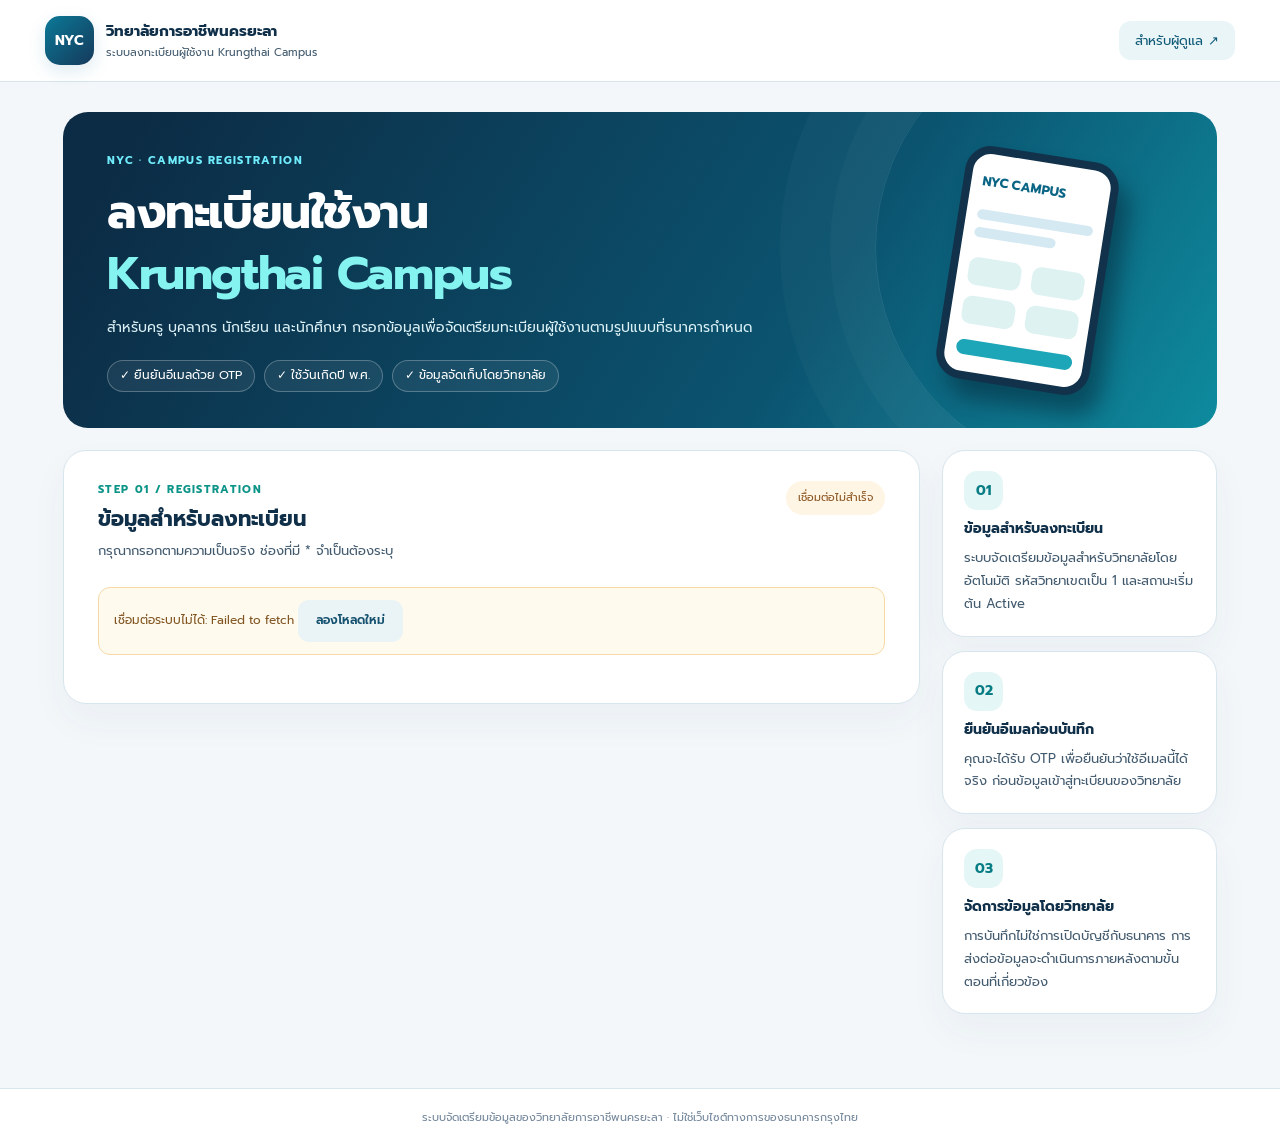
<file: docs/index.html>
<!doctype html><html lang="th"><head><meta charset="UTF-8"><meta name="viewport" content="width=device-width,initial-scale=1"><meta name="theme-color" content="#075985"><title>ลงทะเบียน Krungthai Campus · NYC</title><meta name="description" content="ระบบลงทะเบียนผู้ใช้งาน Krungthai Campus ของวิทยาลัยการอาชีพนครยะลา"><link rel="preconnect" href="https://fonts.googleapis.com"><link rel="preconnect" href="https://fonts.gstatic.com" crossorigin><link href="https://fonts.googleapis.com/css2?family=Prompt:wght@300;400;500;600;700&display=swap" rel="stylesheet"><link rel="stylesheet" href="style.css"><script defer src="config.js"></script><script defer src="app.js?v=4051"></script></head>
<body><header class="top"><a class="brand" href="index.html"><span class="mark">NYC</span><span><strong>วิทยาลัยการอาชีพนครยะลา</strong><small>ระบบลงทะเบียนผู้ใช้งาน Krungthai Campus</small></span></a><span id="environment-badge" class="environment-badge" role="status" hidden>STAGING</span><a href="admin.html" class="admin-link">สำหรับผู้ดูแล <span aria-hidden="true">↗</span></a></header>
<main class="container"><section class="hero"><div><span class="eyebrow">NYC · CAMPUS REGISTRATION</span><h1>ลงทะเบียนใช้งาน<br><em>Krungthai Campus</em></h1><p>สำหรับครู บุคลากร นักเรียน และนักศึกษา กรอกข้อมูลเพื่อจัดเตรียมทะเบียนผู้ใช้งานตามรูปแบบที่ธนาคารกำหนด</p><div class="features"><span>✓ ยืนยันอีเมลด้วย OTP</span><span>✓ ใช้วันเกิดปี พ.ศ.</span><span>✓ ข้อมูลจัดเก็บโดยวิทยาลัย</span></div></div><div class="hero-side" aria-hidden="true"><div class="phone"><div class="phone-head">NYC CAMPUS</div><div class="phone-row"></div><div class="phone-row short"></div><div class="phone-grid"><i></i><i></i><i></i><i></i></div><div class="phone-bar"></div></div></div></section>
<div class="body-grid"><section class="panel"><div class="panel-head"><div><p class="overline">STEP 01 / REGISTRATION</p><h2>ข้อมูลสำหรับลงทะเบียน</h2><p class="muted">กรุณากรอกตามความเป็นจริง ช่องที่มี * จำเป็นต้องระบุ</p></div><span id="open-state" class="pill">กำลังเชื่อมต่อระบบ</span></div>
<div id="closed" class="notice warn" hidden>ระบบยังไม่เปิดรับการลงทะเบียน กรุณาติดต่อผู้ดูแล</div>
<div id="success-panel" class="notice success-panel" role="status" aria-live="polite" tabindex="-1" hidden><h2>ลงทะเบียนสำเร็จ</h2><p>ข้อมูลของคุณได้รับการบันทึกแล้ว</p><p>รหัสอ้างอิง: <strong id="success-reference"></strong></p><p>โปรดเก็บรหัสนี้ไว้สำหรับติดต่อเจ้าหน้าที่</p></div>
<div id="form-loading" class="notice" role="status"><progress aria-label="กำลังโหลดตัวเลือก"></progress> กำลังโหลดตัวเลือกสำหรับลงทะเบียน… แบบฟอร์มจะแสดงเมื่อพร้อม</div><form id="form" hidden autocomplete="on" novalidate><fieldset id="identity-section"><legend>01 · ประเภทผู้ใช้และเอกสารประจำตัว</legend><div class="two identity-flow"><label>ประเภทผู้ใช้ *<select id="role" name="role" required aria-controls="nationality-label identity-label national-id-label education" aria-describedby="role-guidance"></select></label><label id="nationality-label" hidden>สัญชาติ *<select id="nationality" name="nationality" required disabled aria-controls="national-id-label" aria-describedby="nationality-help"></select></label><label id="national-id-label" hidden><span id="national-id-label-text">เลขบัตรประชาชน *</span><input id="nationalId" name="nationalId" maxlength="25" inputmode="numeric" placeholder="ตัวเลข 13 หลัก" aria-describedby="document-help" disabled/></label><label id="identity-label" hidden><span id="identity-label-text">รหัสนักเรียน / นักศึกษา *</span><input name="identity" id="identity" maxlength="25" inputmode="text" placeholder="กรอกรหัสนักเรียน / นักศึกษา" aria-describedby="identity-help" disabled/></label></div><p class="hint" id="role-guidance">กรุณาเลือกประเภทผู้ใช้ก่อน เพื่อแสดงช่องข้อมูลที่เกี่ยวข้อง</p><p class="hint" id="nationality-help" hidden>เลือกสัญชาติเพื่อระบุประเภทเอกสารประจำตัว</p><p class="hint" id="document-help" hidden></p><p class="hint" id="identity-help" hidden>ใช้รหัสนักเรียนหรือนักศึกษาตามทะเบียนวิทยาลัย</p></fieldset>
<fieldset><legend>02 · ข้อมูลส่วนบุคคล</legend><div class="two"><label>คำนำหน้าชื่อ *<select name="prefix" id="prefix" required></select></label><label>เพศ *<select name="gender" id="gender" required></select></label><label>ชื่อภาษาไทย *<input name="firstTh" maxlength="90" required autocomplete="given-name"/></label><label>นามสกุลภาษาไทย *<input name="lastTh" maxlength="90" required autocomplete="family-name"/></label><label>First name (English) *<input name="firstEn" maxlength="90" required placeholder="Somchai"/></label><label>Last name (English) *<input name="lastEn" maxlength="90" required placeholder="Jaidee"/></label></div><div class="sub-title">วันเดือนปีเกิด (พุทธศักราช) *</div><div class="three"><label>วัน<select id="day" required><option value="">วัน</option></select></label><label>เดือน<select id="month" required><option value="">เดือน</option></select></label><label>ปี พ.ศ.<select id="year" required><option value="">ปี พ.ศ.</option></select></label></div><div class="hint">แสดงปี พ.ศ. ตามรูปแบบประเทศไทย และระบบแปลงวันเกิดเป็นรูปแบบที่ธนาคารกำหนดให้โดยอัตโนมัติ</div></fieldset>
<fieldset id="education" hidden><legend>03 · ข้อมูลการศึกษา</legend><div class="education-group"><h3>วุฒิการศึกษาที่สำเร็จแล้ว</h3><label>วุฒิการศึกษาสูงสุดที่สำเร็จแล้ว *<select id="degree" name="degree" disabled aria-describedby="degree-help"></select></label><p class="hint" id="degree-help">เลือกวุฒิการศึกษาสูงสุดที่เรียนจบและได้รับแล้ว ไม่ใช่ระดับที่กำลังศึกษา</p></div><div id="student-education" class="education-group student-education" hidden><h3>ข้อมูลการศึกษาปัจจุบัน</h3><div class="two"><label>ระดับที่กำลังศึกษา *<select id="currentLevel" name="currentLevel" disabled aria-controls="studyYear major" aria-describedby="current-level-help"></select></label><label>ชั้นปีที่กำลังศึกษา *<select id="studyYear" name="studyYear" disabled></select></label><label>สาขาวิชา *<select id="major" name="major" disabled></select></label></div><p class="hint" id="current-level-help">เลือกระดับก่อน เพื่อแสดงชั้นปีและสาขาวิชาที่ผู้ดูแลกำหนดไว้</p></div></fieldset>
<fieldset><legend>04 · ยืนยันอีเมลและการใช้ข้อมูล</legend><div class="otp-instructions" id="otp-instructions"><strong>ยืนยันอีเมล 2 ขั้นตอน</strong><span><b>1</b> กรอกอีเมลแล้วกดส่งรหัส</span><span><b>2</b> กรอกรหัส 6 หลักที่ได้รับภายใน 10 นาที</span></div><label>อีเมลที่ใช้งานได้จริง *<input name="email" id="email" inputmode="email" type="email" maxlength="150" autocomplete="email" placeholder="name@example.com" required aria-describedby="otp-instructions otp-msg otp-timer"/></label><div class="otp-row"><button type="button" id="send-otp" disabled class="btn secondary" aria-controls="otp otp-msg otp-timer">ส่งรหัส OTP ทางอีเมล</button><label class="otp-label">รหัสยืนยัน 6 หลัก *<input id="otp" name="otp" autocomplete="one-time-code" inputmode="numeric" pattern="[0-9]{6}" maxlength="6" placeholder="000000" required aria-describedby="otp-msg otp-timer" disabled/></label></div><p id="otp-msg" class="hint" role="status" aria-live="polite">กรอกอีเมลและกด “ส่งรหัส OTP ทางอีเมล” เพื่อเริ่มยืนยัน</p><p id="otp-timer" class="hint" aria-live="polite"></p><div class="privacy"><strong>ประกาศการจัดเก็บข้อมูลส่วนบุคคล</strong><p id="privacy-notice">กำลังโหลดประกาศ...</p><small id="privacy-contact"></small></div><label class="check"><input type="checkbox" id="dataAck" name="dataAck" required/> <span>ข้าพเจ้าอ่านและรับทราบประกาศการเก็บรวบรวมและใช้ข้อมูลส่วนบุคคลเพื่อการลงทะเบียน *</span></label><label class="check"><input type="checkbox" name="bankPermission" id="bankPermission" required/> <span>ยินยอมให้วิทยาลัยจัดเตรียมข้อมูลตามข้อมูลที่จำเป็น เพื่อส่งต่อธนาคารกรุงไทยตามวัตถุประสงค์การให้บริการ *</span></label></fieldset>
<div class="actions"><button type="submit" class="btn primary" id="submit" disabled>ยืนยันและบันทึกข้อมูล <span>→</span></button><p id="message" class="form-message" role="alert" aria-live="assertive"></p></div></form></section>
<aside class="sidebar"><div class="side-card"><div class="number">01</div><h3>ข้อมูลสำหรับลงทะเบียน</h3><p>ระบบจัดเตรียมข้อมูลสำหรับวิทยาลัยโดยอัตโนมัติ รหัสวิทยาเขตเป็น 1 และสถานะเริ่มต้น Active</p></div><div class="side-card"><div class="number">02</div><h3>ยืนยันอีเมลก่อนบันทึก</h3><p>คุณจะได้รับ OTP เพื่อยืนยันว่าใช้อีเมลนี้ได้จริง ก่อนข้อมูลเข้าสู่ทะเบียนของวิทยาลัย</p></div><div class="side-card"><div class="number">03</div><h3>จัดการข้อมูลโดยวิทยาลัย</h3><p>การบันทึกไม่ใช่การเปิดบัญชีกับธนาคาร การส่งต่อข้อมูลจะดำเนินการภายหลังตามขั้นตอนที่เกี่ยวข้อง</p></div></aside></div></main><footer>ระบบจัดเตรียมข้อมูลของวิทยาลัยการอาชีพนครยะลา · ไม่ใช่เว็บไซต์ทางการของธนาคารกรุงไทย</footer></body></html>
</file>
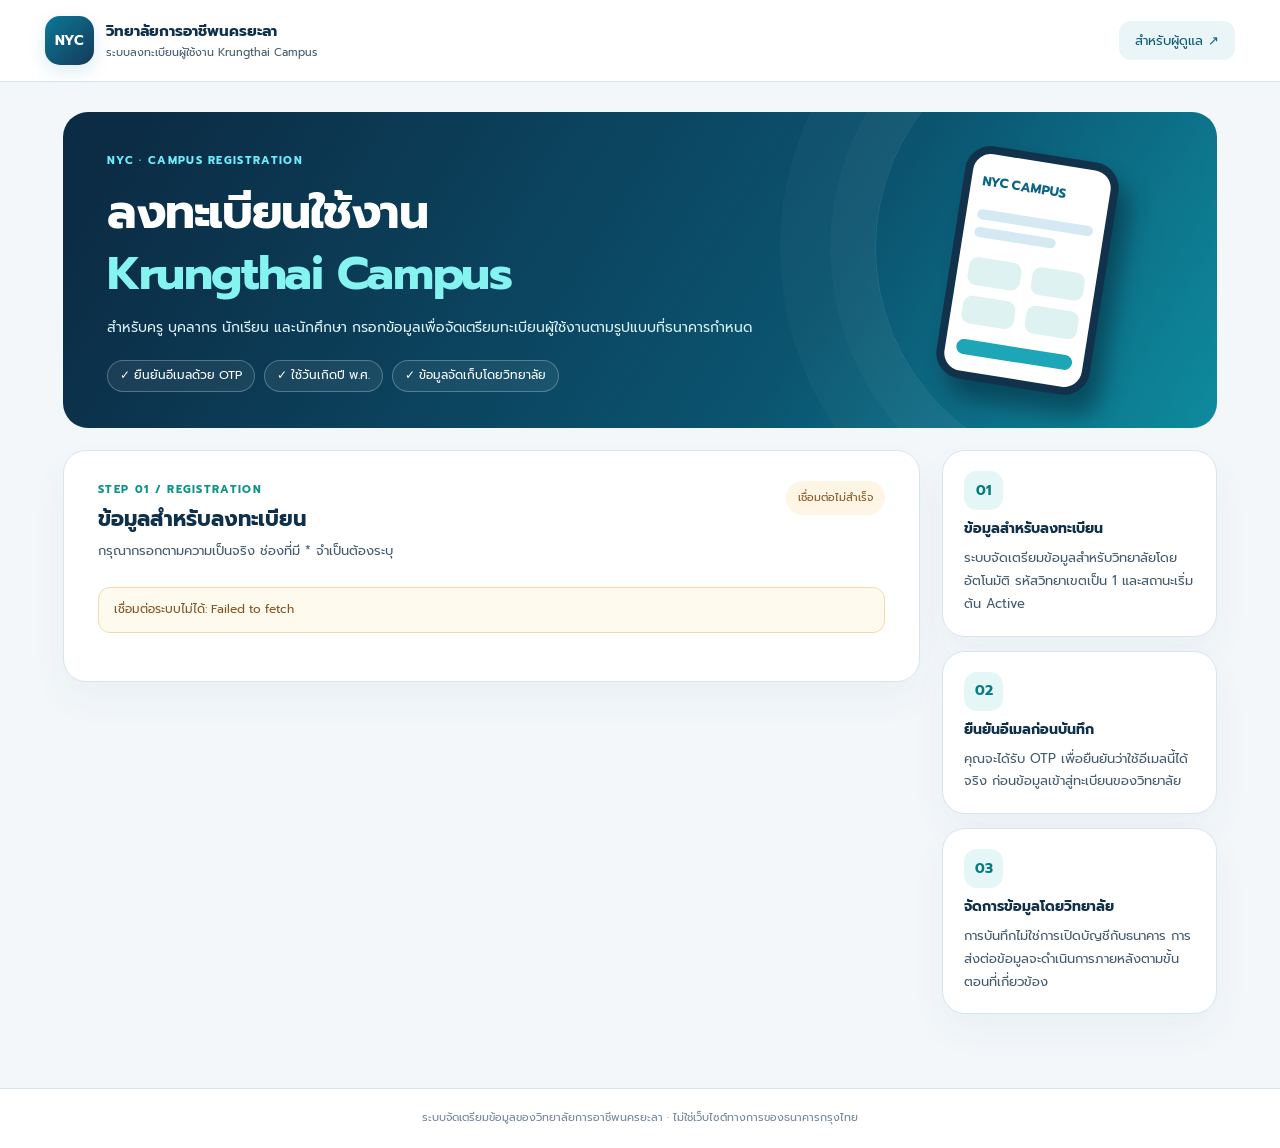
<file: site/index.html>
<!doctype html><html lang="th"><head><meta charset="UTF-8"><meta name="viewport" content="width=device-width,initial-scale=1"><meta name="theme-color" content="#075985"><title>ลงทะเบียน Krungthai Campus · NYC</title><meta name="description" content="ระบบลงทะเบียนผู้ใช้งาน Krungthai Campus ของวิทยาลัยการอาชีพนครยะลา"><link rel="preconnect" href="https://fonts.googleapis.com"><link rel="preconnect" href="https://fonts.gstatic.com" crossorigin><link href="https://fonts.googleapis.com/css2?family=Prompt:wght@300;400;500;600;700&display=swap" rel="stylesheet"><link rel="stylesheet" href="style.css"><script defer src="config.js"></script><script defer src="app.js"></script></head>
<body><header class="top"><a class="brand" href="index.html"><span class="mark">NYC</span><span><strong>วิทยาลัยการอาชีพนครยะลา</strong><small>ระบบลงทะเบียนผู้ใช้งาน Krungthai Campus</small></span></a><a href="admin.html" class="admin-link">สำหรับผู้ดูแล <span aria-hidden="true">↗</span></a></header>
<main class="container"><section class="hero"><div><span class="eyebrow">NYC · CAMPUS REGISTRATION</span><h1>ลงทะเบียนใช้งาน<br><em>Krungthai Campus</em></h1><p>สำหรับครู บุคลากร นักเรียน และนักศึกษา กรอกข้อมูลเพื่อจัดเตรียมทะเบียนผู้ใช้งานตามรูปแบบที่ธนาคารกำหนด</p><div class="features"><span>✓ ยืนยันอีเมลด้วย OTP</span><span>✓ ใช้วันเกิดปี พ.ศ.</span><span>✓ ข้อมูลจัดเก็บโดยวิทยาลัย</span></div></div><div class="hero-side" aria-hidden="true"><div class="phone"><div class="phone-head">NYC CAMPUS</div><div class="phone-row"></div><div class="phone-row short"></div><div class="phone-grid"><i></i><i></i><i></i><i></i></div><div class="phone-bar"></div></div></div></section>
<div class="body-grid"><section class="panel"><div class="panel-head"><div><p class="overline">STEP 01 / REGISTRATION</p><h2>ข้อมูลสำหรับลงทะเบียน</h2><p class="muted">กรุณากรอกตามความเป็นจริง ช่องที่มี * จำเป็นต้องระบุ</p></div><span id="open-state" class="pill">กำลังตรวจสอบ...</span></div>
<div id="closed" class="notice warn" hidden>ระบบยังไม่เปิดรับการลงทะเบียน กรุณาติดต่อผู้ดูแล</div>
<div id="success-panel" class="notice success-panel" role="status" aria-live="polite" tabindex="-1" hidden><h2>ลงทะเบียนสำเร็จ</h2><p>ข้อมูลของคุณได้รับการบันทึกแล้ว</p><p>รหัสอ้างอิง: <strong id="success-reference"></strong></p><p>โปรดเก็บรหัสนี้ไว้สำหรับติดต่อเจ้าหน้าที่</p></div>
<form id="form" hidden autocomplete="on" novalidate><fieldset><legend>01 · ประเภทผู้ใช้และเลขประจำตัว</legend><div class="two"><label>ประเภทผู้ใช้ *<select id="role" name="role" required></select></label><label id="identity-label">เลขนักเรียน/นักศึกษา *<input name="identity" id="identity" maxlength="25" required inputmode="text" placeholder="กรอกรหัสประจำตัว"/></label></div><p class="hint" id="role-guidance">กรุณาเลือกประเภทผู้ใช้ก่อน เพื่อแสดงช่องข้อมูลที่เกี่ยวข้อง</p><div class="hint" id="identity-help">ข้อมูลจะถูกใช้เป็นรหัสผู้ใช้ในแม่แบบธนาคาร</div></fieldset>
<fieldset><legend>02 · ข้อมูลส่วนบุคคล</legend><div class="two"><label>คำนำหน้าชื่อ *<select name="prefix" id="prefix" required></select></label><label>เพศ *<select name="gender" id="gender" required></select></label><label>ชื่อภาษาไทย *<input name="firstTh" maxlength="90" required autocomplete="given-name"/></label><label>นามสกุลภาษาไทย *<input name="lastTh" maxlength="90" required autocomplete="family-name"/></label><label>First name (English) *<input name="firstEn" maxlength="90" required placeholder="Somchai"/></label><label>Last name (English) *<input name="lastEn" maxlength="90" required placeholder="Jaidee"/></label></div><div class="sub-title">วันเดือนปีเกิด (พุทธศักราช) *</div><div class="three"><label>วัน<select id="day" required><option value="">วัน</option></select></label><label>เดือน<select id="month" required><option value="">เดือน</option></select></label><label>ปี พ.ศ.<select id="year" required><option value="">ปี พ.ศ.</option></select></label></div><div class="hint">แสดงปี พ.ศ. ตามรูปแบบประเทศไทย และระบบแปลงวันเกิดเป็นรูปแบบที่ธนาคารกำหนดให้โดยอัตโนมัติ</div></fieldset>
<fieldset id="education"><legend>03 · ข้อมูลการศึกษา (นักเรียน/นักศึกษา)</legend><div class="two"><label>ระดับการศึกษา *<select id="degree" name="degree"></select></label><label>ชั้นปีที่กำลังศึกษา *<select id="studyYear" name="studyYear"></select></label><label>ระดับการศึกษาปัจจุบัน *<select id="currentLevel" name="currentLevel"></select></label><label>สาขาวิชา *<select id="major" name="major"></select></label></div></fieldset>
<fieldset><legend>04 · สัญชาติและเอกสารประจำตัว</legend><div class="two"><label>สัญชาติ *<select id="nationality" name="nationality" required></select></label><label id="national-id-label">เลขบัตรประชาชน *<input id="nationalId" name="nationalId" maxlength="25" required inputmode="numeric" placeholder="13 หลัก"/></label></div><div class="hint">สำหรับผู้มีสัญชาติไทย ใช้เลขบัตรประชาชน 13 หลัก / ต่างชาติใช้เลขพาสปอร์ต</div></fieldset>
<fieldset><legend>05 · ยืนยันอีเมลและการใช้ข้อมูล</legend><label>อีเมลที่ใช้งานได้จริง *<input name="email" id="email" inputmode="email" type="email" maxlength="150" autocomplete="email" placeholder="name@example.com" required/></label><div class="otp-row"><button type="button" id="send-otp" class="btn secondary">ส่งรหัส OTP ทางอีเมล</button><label class="otp-label">รหัสยืนยัน 6 หลัก *<input id="otp" name="otp" autocomplete="one-time-code" inputmode="numeric" pattern="[0-9]{6}" maxlength="6" placeholder="000000" required/></label></div><p id="otp-msg" class="hint" role="status" aria-live="polite"></p><p id="otp-timer" class="hint" aria-live="polite"></p><div class="privacy"><strong>ประกาศการจัดเก็บข้อมูลส่วนบุคคล</strong><p id="privacy-notice">กำลังโหลดประกาศ...</p><small id="privacy-contact"></small></div><label class="check"><input type="checkbox" id="dataAck" name="dataAck" required/> <span>ข้าพเจ้าอ่านและรับทราบประกาศการเก็บรวบรวมและใช้ข้อมูลส่วนบุคคลเพื่อการลงทะเบียน *</span></label><label class="check"><input type="checkbox" name="bankPermission"/> <span>ยินยอมให้วิทยาลัยจัดเตรียมข้อมูลตามข้อมูลที่จำเป็น เพื่อส่งต่อธนาคารกรุงไทยตามวัตถุประสงค์การให้บริการ (ไม่บังคับ)</span></label></fieldset>
<div class="actions"><button type="submit" class="btn primary" id="submit">ยืนยันและบันทึกข้อมูล <span>→</span></button><p id="message" class="form-message" role="alert" aria-live="assertive"></p></div></form></section>
<aside class="sidebar"><div class="side-card"><div class="number">01</div><h3>ข้อมูลสำหรับลงทะเบียน</h3><p>ระบบจัดเตรียมข้อมูลสำหรับวิทยาลัยโดยอัตโนมัติ รหัสวิทยาเขตเป็น 1 และสถานะเริ่มต้น Active</p></div><div class="side-card"><div class="number">02</div><h3>ยืนยันอีเมลก่อนบันทึก</h3><p>คุณจะได้รับ OTP เพื่อยืนยันว่าใช้อีเมลนี้ได้จริง ก่อนข้อมูลเข้าสู่ทะเบียนของวิทยาลัย</p></div><div class="side-card"><div class="number">03</div><h3>จัดการข้อมูลโดยวิทยาลัย</h3><p>การบันทึกไม่ใช่การเปิดบัญชีกับธนาคาร การส่งต่อข้อมูลจะดำเนินการภายหลังตามขั้นตอนที่เกี่ยวข้อง</p></div></aside></div></main><footer>ระบบจัดเตรียมข้อมูลของวิทยาลัยการอาชีพนครยะลา · ไม่ใช่เว็บไซต์ทางการของธนาคารกรุงไทย</footer></body></html>
</file>
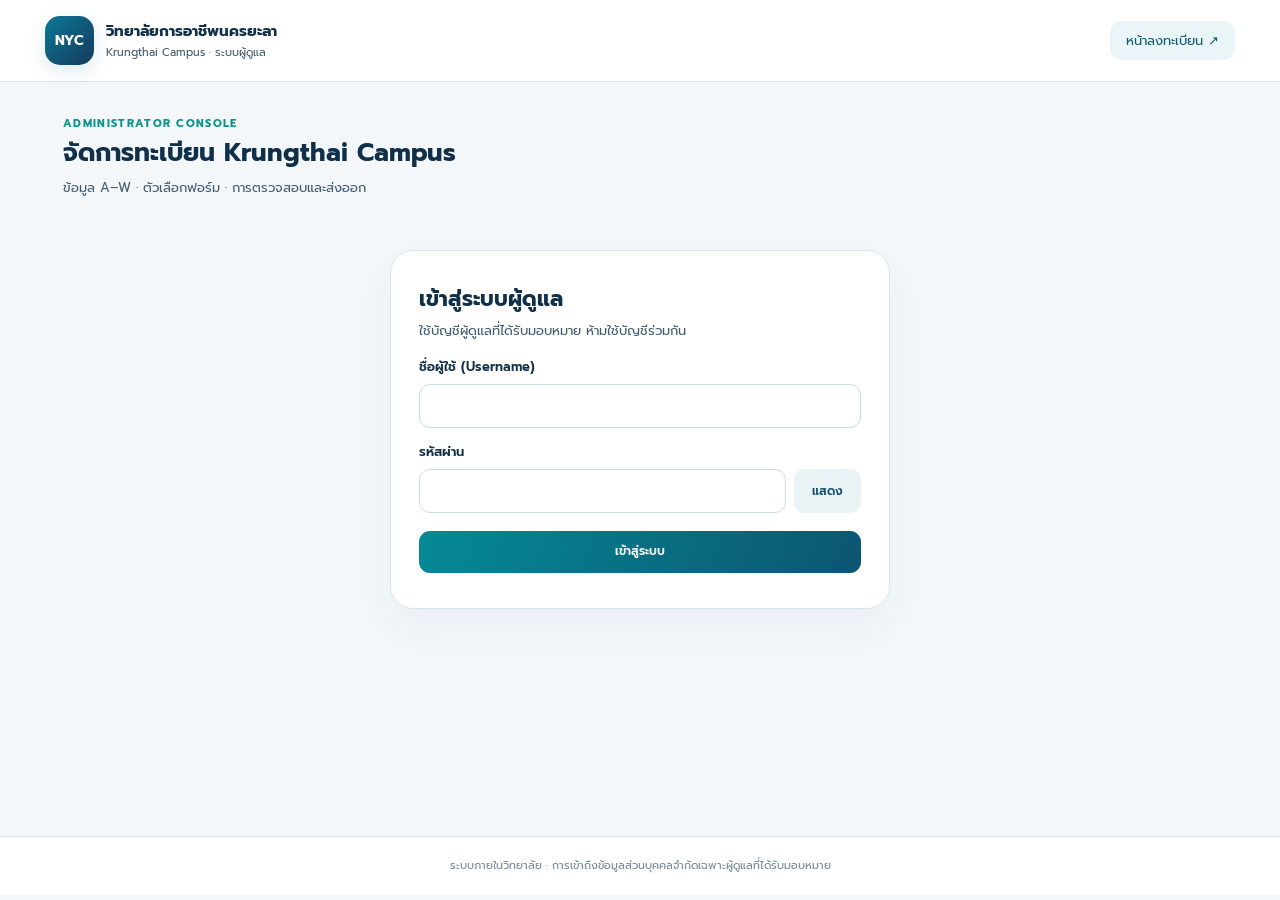
<file: docs/admin.html>
<!doctype html><html lang="th"><head><meta charset="UTF-8"><meta name="viewport" content="width=device-width,initial-scale=1"><meta name="theme-color" content="#075985"><title>ผู้ดูแล · NYC Krungthai Campus Registration</title><link rel="preconnect" href="https://fonts.googleapis.com"><link rel="preconnect" href="https://fonts.gstatic.com" crossorigin><link href="https://fonts.googleapis.com/css2?family=Prompt:wght@300;400;500;600;700&display=swap" rel="stylesheet"><link rel="stylesheet" href="style.css"><script defer src="config.js"></script><script defer src="xlsx-lite.js"></script><script defer src="admin.js?v=4051"></script></head><body><header class="top"><a class="brand" href="index.html"><span class="mark">NYC</span><span><strong>วิทยาลัยการอาชีพนครยะลา</strong><small>Krungthai Campus · ระบบผู้ดูแล</small></span></a><span id="environment-badge" class="environment-badge" role="status" hidden>STAGING</span><a href="index.html" class="admin-link">หน้าลงทะเบียน ↗</a></header><main class="container admin-main"><div class="admin-title"><div><p class="overline">ADMINISTRATOR CONSOLE</p><h1>จัดการทะเบียน Krungthai Campus</h1><p class="muted">ข้อมูล A–W · ตัวเลือกฟอร์ม · การตรวจสอบและส่งออก</p></div></div>
<section id="login" class="panel login-panel"><h2>เข้าสู่ระบบผู้ดูแล</h2><p class="muted">ใช้บัญชีผู้ดูแลที่ได้รับมอบหมาย ห้ามใช้บัญชีร่วมกัน</p><form id="login-form"><label>ชื่อผู้ใช้ (Username)<input name="username" autocomplete="username" required minlength="3" maxlength="64" autocapitalize="none"/></label><label>รหัสผ่าน<div class="password-field"><input id="login-password" type="password" name="password" autocomplete="current-password" required minlength="12" maxlength="256"/><button class="btn secondary password-toggle" type="button" data-password-target="login-password" aria-pressed="false">แสดง</button></div></label><button class="btn primary" type="submit">เข้าสู่ระบบ</button><p class="form-message" id="login-msg" role="alert" aria-live="assertive"></p></form></section>
<div id="app" hidden><div class="admin-session"><span>เข้าสู่ระบบโดย <strong id="session-username"></strong></span><span id="session-role" class="pill open"></span><button id="menu-toggle" class="btn secondary" type="button" aria-expanded="false" aria-controls="admin-menu">เมนู</button></div><div id="admin-menu" class="tabbar" role="tablist"><button class="tab active" data-tab="overview">ภาพรวม</button><button class="tab" data-tab="users">จัดการทะเบียน</button><button class="tab" data-tab="import">นำเข้า Excel</button><button class="tab" data-tab="options">จัดการตัวเลือก</button><button class="tab super-only" data-tab="accounts">บัญชีผู้ดูแล</button><button class="tab" data-tab="security">ความปลอดภัย / เปลี่ยนรหัสผ่าน</button><button class="tab super-only" data-tab="settings">ตั้งค่าระบบ</button><button class="tab" data-tab="export">ส่งออกธนาคาร</button><button id="logout" class="tab ghost">ออกจากระบบ</button></div>
<section class="panel pane active" id="pane-overview"><div class="heading-row"><div><h2>ภาพรวมทะเบียนผู้ใช้งาน</h2><p class="muted">สรุปผลจาก Google Sheets</p></div><button class="btn secondary" id="reload-stats">รีเฟรช</button></div><p id="stats-status" class="hint" role="status" aria-live="polite"></p><div id="stats" class="stats-grid"></div><div class="two"><div><h3>แยกตามประเภทผู้ใช้</h3><div id="types" class="stat-list"></div></div><div><h3>แยกตามระดับการศึกษา</h3><div id="degrees" class="stat-list"></div></div></div></section>
<section class="panel pane" id="pane-users"><div class="heading-row"><div><h2>จัดการทะเบียน A–W</h2><p class="muted">ค้นหา ดูรายละเอียด แก้ไข เพิ่มรายการโดยผู้ดูแล และปิดใช้งานแบบกู้คืนได้</p></div><div class="button-row"><button class="btn primary" id="open-create-user" type="button">เพิ่มผู้ลงทะเบียน</button><button class="btn secondary" id="refresh-users" type="button">โหลดรายชื่อ</button></div></div><div id="user-create" class="edit-box" hidden><h3>เพิ่มผู้ลงทะเบียนโดยผู้ดูแล</h3><div class="notice warn">ช่องทางนี้ข้าม OTP สำหรับผู้ดูแลที่เข้าสู่ระบบเท่านั้น ระบบจะบันทึกผู้ดำเนินการและแหล่งที่มา</div><div id="create-fields" class="edit-grid"></div><div class="two"><label>ระดับที่กำลังศึกษา (ถ้ามี)<input id="create-current-level" maxlength="80"/></label><label>รหัสสาขาในระบบ (ถ้ามี)<input id="create-major" maxlength="80"/></label></div><label class="check"><input id="create-data-ack" type="checkbox"/><span>ยืนยันว่าผู้ให้ข้อมูลรับทราบประกาศการใช้ข้อมูลแล้ว</span></label><label class="check"><input id="create-bank-permission" type="checkbox"/><span>มีความยินยอมให้จัดเตรียมข้อมูลสำหรับธนาคาร</span></label><label class="check"><input id="create-authority" type="checkbox"/><span>ยืนยันว่าข้าพเจ้ามีสิทธิ์เพิ่มรายการนี้โดยไม่ใช้ OTP</span></label><div class="button-row"><button id="create-user" class="btn primary" type="button">บันทึกรายการ</button><button id="cancel-create-user" class="btn secondary" type="button">ยกเลิก</button></div><p id="create-message" class="form-message"></p></div><div class="search-row"><label class="visually-hidden" for="query">ค้นหาทะเบียน</label><input id="query" placeholder="ค้นหาเลขประจำตัว ชื่อ หรืออีเมล"/><button class="btn secondary" id="search-users">ค้นหา</button></div><div id="users-result" class="table-scroll"></div><div class="paginate"><button class="btn secondary" id="prev-users">ก่อนหน้า</button><span id="user-page"></span><button class="btn secondary" id="next-users">ถัดไป</button></div><div class="edit-box" id="user-editor" hidden><h3>รายละเอียดทะเบียน — <span id="editing-id"></span></h3><div id="editor-fields" class="edit-grid"></div><div class="button-row"><button id="save-user" class="btn primary" type="button">บันทึกข้อมูล</button><button id="deactivate-user" class="btn danger" type="button">ปิดใช้งานรายการ</button><button id="load-user-history" class="btn secondary" type="button">ดูประวัติการแก้ไข</button></div><div id="user-history" class="history-list" aria-live="polite"></div><p class="form-message" id="edit-message"></p></div></section>
<section class="panel pane" id="pane-import"><h2>นำเข้าข้อมูลเดิมจาก Excel</h2><p class="muted">รองรับไฟล์ .xlsx หรือ .csv ตามแม่แบบธนาคาร 23 คอลัมน์ A–W</p><div class="notice warn">ควรทดลองด้วยข้อมูลสมมติก่อนนำเข้าจริง ตรวจสอบเลข 0 นำหน้า วันที่ และข้อมูลส่วนบุคคลอย่างระมัดระวัง ระบบไม่ส่งไฟล์ไป GitHub</div><label>เลือกไฟล์ Excel/CSV<input type="file" id="file" accept=".xlsx,.csv"/></label><div id="import-preview" class="preview-line">ยังไม่ได้เลือกไฟล์</div><button id="import-btn" class="btn primary" disabled>นำเข้าข้อมูลที่ตรวจสอบแล้ว</button><p id="import-msg" class="form-message" role="status" aria-live="polite"></p><button type="button" class="btn secondary" id="import-report" hidden>ดาวน์โหลดรายงานข้อผิดพลาด CSV</button></section>
<section class="panel pane" id="pane-options"><div class="heading-row"><div><h2>จัดการตัวเลือก</h2><p class="muted">กำหนดตัวเลือกและความสัมพันธ์ของระดับ ชั้นปี สาขา รวมถึงรหัส Q–S ที่ธนาคารยืนยัน</p></div><button class="btn secondary" id="reload-options">โหลดข้อมูล</button></div><label>เลือกหมวด<select id="option-category"><option value="prefix">คำนำหน้าชื่อ</option><option value="gender">เพศ</option><option value="role">ประเภทผู้ใช้</option><option value="degree">วุฒิที่สำเร็จแล้ว</option><option value="currentLevel">ระดับที่กำลังศึกษา</option><option value="studyYear">ชั้นปีที่กำลังศึกษา</option><option value="department">สาขาวิชา</option><option value="nationality">สัญชาติ</option></select></label><div id="option-list" class="table-scroll"></div><h3>เพิ่มหรือแก้ไขตัวเลือก</h3><form id="option-form"><div class="two"><label>รหัสที่บันทึกในฐานข้อมูล<input name="code" id="opt-code" required placeholder="เช่น DIPLOMA"/></label><label>ชื่อแสดงภาษาไทย<input name="labelTh" required/></label><label>ชื่อแสดงภาษาอังกฤษ<input name="labelEn" required/></label><label>ลำดับ<input name="sort" type="number" value="100"/></label><label>กลุ่มผู้ใช้<select name="audience"><option value="all">ทุกกลุ่ม</option><option value="student">นักเรียน/นักศึกษา</option><option value="staff">ครู/บุคลากร</option></select></label><label id="option-levels-label" hidden>ใช้กับระดับที่กำลังศึกษา<select id="option-levels" name="levelCodes" multiple size="4"></select><span class="hint">ใช้กับชั้นปีและสาขาวิชาเท่านั้น เลือกได้หลายระดับ</span></label><label>รหัสระดับ Q (เลือกหมวดระดับที่กำลังศึกษา)<input name="facultyId" placeholder="ใช้รหัสที่ธนาคารยืนยันเท่านั้น"/></label><label>รหัสสาขา R (เลือกหมวดสาขาวิชา)<input name="departmentId" placeholder="ใช้รหัสที่ธนาคารยืนยันเท่านั้น"/></label><label>รหัสหลักสูตร S (สำหรับสาขาวิชา)<input name="curriculumId" placeholder="ใช้รหัสที่ธนาคารยืนยันเท่านั้น"/></label></div><label class="check"><input type="checkbox" name="enabled" checked/><span>เปิดใช้งานตัวเลือกนี้</span></label><button class="btn primary" type="submit">บันทึกตัวเลือก</button><p id="option-msg" class="form-message"></p></form></section>
<section class="panel pane" id="pane-accounts"><div class="heading-row"><div><h2>บัญชีผู้ดูแล</h2><p class="muted">เฉพาะ Super Admin สามารถเพิ่ม แก้ไข ปิดใช้งาน และรีเซ็ตรหัสผ่านได้</p></div><button id="reload-accounts" class="btn secondary" type="button">โหลดบัญชี</button></div><label>ค้นหาบัญชีผู้ดูแล<input type="search" id="account-search" placeholder="ชื่อหรือ Username"></label><div id="account-list" class="table-scroll"></div><div class="edit-box"><h3 id="account-form-title">เพิ่มบัญชีผู้ดูแล</h3><form id="account-form"><input type="hidden" name="id"/><div class="two"><label>ชื่อผู้ดูแล<input name="displayName" required maxlength="120"/></label><label>Username<input name="username" required minlength="3" maxlength="64" autocapitalize="none"/></label><label>บทบาท<select name="role"><option value="ADMIN">Admin</option><option value="SUPER_ADMIN">Super Admin</option></select></label><label>สถานะ<select name="status"><option value="ACTIVE">เปิดใช้งาน</option><option value="DISABLED">ปิดใช้งาน</option></select></label><label id="new-account-password-label">รหัสผ่านเริ่มต้น<input type="password" name="password" minlength="12" maxlength="256" autocomplete="new-password"/></label></div><div class="button-row"><button class="btn primary" type="submit">บันทึกบัญชี</button><button id="clear-account-form" class="btn secondary" type="button">ล้างแบบฟอร์ม</button></div><p id="account-msg" class="form-message"></p></form></div><div id="reset-box" class="edit-box" hidden><h3>รีเซ็ตรหัสผ่าน — <span id="reset-account-name"></span></h3><form id="reset-form"><input type="hidden" name="id"/><label>รหัสผ่านใหม่<input type="password" name="password" required minlength="12" maxlength="256" autocomplete="new-password"/></label><button class="btn danger" type="submit">ยืนยันรีเซ็ตรหัสผ่าน</button><p id="reset-msg" class="form-message"></p></form></div></section>
<section class="panel pane" id="pane-security"><h2>ความปลอดภัย / เปลี่ยนรหัสผ่าน</h2><p class="muted">หลังเปลี่ยนรหัสผ่าน ระบบจะเพิกถอน Session ทั้งหมดและให้เข้าสู่ระบบใหม่</p><form id="password-form"><label>รหัสผ่านปัจจุบัน<input type="password" name="currentPassword" autocomplete="current-password" required minlength="12" maxlength="256"/></label><label>รหัสผ่านใหม่<input type="password" name="newPassword" autocomplete="new-password" required minlength="12" maxlength="256"/></label><label>ยืนยันรหัสผ่านใหม่<input type="password" name="confirmPassword" autocomplete="new-password" required minlength="12" maxlength="256"/></label><button class="btn primary" type="submit">เปลี่ยนรหัสผ่าน</button><p id="password-msg" class="form-message"></p></form></section>
<section class="panel pane" id="pane-settings"><h2>ตั้งค่าระบบลงทะเบียน</h2><form id="settings-form"><label class="check"><input type="checkbox" name="registrationOpen"/><span>เปิดรับลงทะเบียนสำหรับผู้ใช้งาน</span></label><div class="locked-setting"><label class="check"><input type="checkbox" name="otpRequired" checked disabled aria-describedby="otp-policy-note"/><span>บังคับยืนยันอีเมลด้วย OTP</span></label><p id="otp-policy-note" class="hint">ล็อกเป็นเปิดอยู่: ยังไม่อนุญาตให้ปิด OTP จนกว่าจะมีระบบป้องกันการส่งข้อมูลปลอม การคัดกรองอัตโนมัติ และขั้นตอนอนุมัติข้อมูลโดยผู้ดูแลก่อนนำไปใช้หรือส่งออก</p></div><label>ชื่อวิทยาลัย<input name="collegeName"/></label><label>รหัสคณะ Q ค่าเริ่มต้น<input name="defaultFacultyId" placeholder="ต้องใช้รหัสที่ได้รับยืนยันจากธนาคาร"/></label><label>ผู้ติดต่อเรื่องข้อมูลส่วนบุคคล<input name="privacyContact"/></label><label>ประกาศการจัดเก็บและใช้ข้อมูล<textarea name="privacyNotice" rows="5"></textarea></label><label class="check"><input type="checkbox" name="bankExportEnabled"/><span>อนุญาตให้จัดเตรียมไฟล์ข้อมูลสำหรับธนาคาร (ต้องตรวจความยินยอมและเงื่อนไขแล้ว)</span></label><button type="submit" class="btn primary">บันทึกการตั้งค่า</button><p class="form-message" id="settings-msg"></p></form></section>
<section class="panel pane" id="pane-export"><h2>ส่งออกธนาคาร A–W</h2><div class="notice warn">ระบบจะส่งออกเฉพาะรายการที่ผ่าน Validation และมีความยินยอม ไม่ได้ส่งข้อมูลไปยังธนาคารโดยอัตโนมัติ</div><div id="export-summary" class="stats-grid"><div class="stat-card"><small>ทะเบียนทั้งหมด</small><strong id="export-total">0</strong></div><div class="stat-card"><small>ผ่าน</small><strong id="export-passed">0</strong></div><div class="stat-card"><small>ไม่ผ่าน</small><strong id="export-failed">0</strong></div></div><div class="button-row"><button id="export-btn" class="btn primary" type="button">ตรวจสอบอีกครั้ง</button><button id="download-export" class="btn secondary" type="button" disabled>ดาวน์โหลด CSV A–W ที่ผ่าน</button><button type="button" class="btn secondary" id="export-report" disabled>ดาวน์โหลดรายงานข้อผิดพลาด</button></div><p id="export-msg" class="form-message"></p><div id="exclusions" class="table-scroll" role="status" aria-live="polite"></div></section>
</div></main><footer>ระบบภายในวิทยาลัย · การเข้าถึงข้อมูลส่วนบุคคลจำกัดเฉพาะผู้ดูแลที่ได้รับมอบหมาย</footer></body></html>
</file>
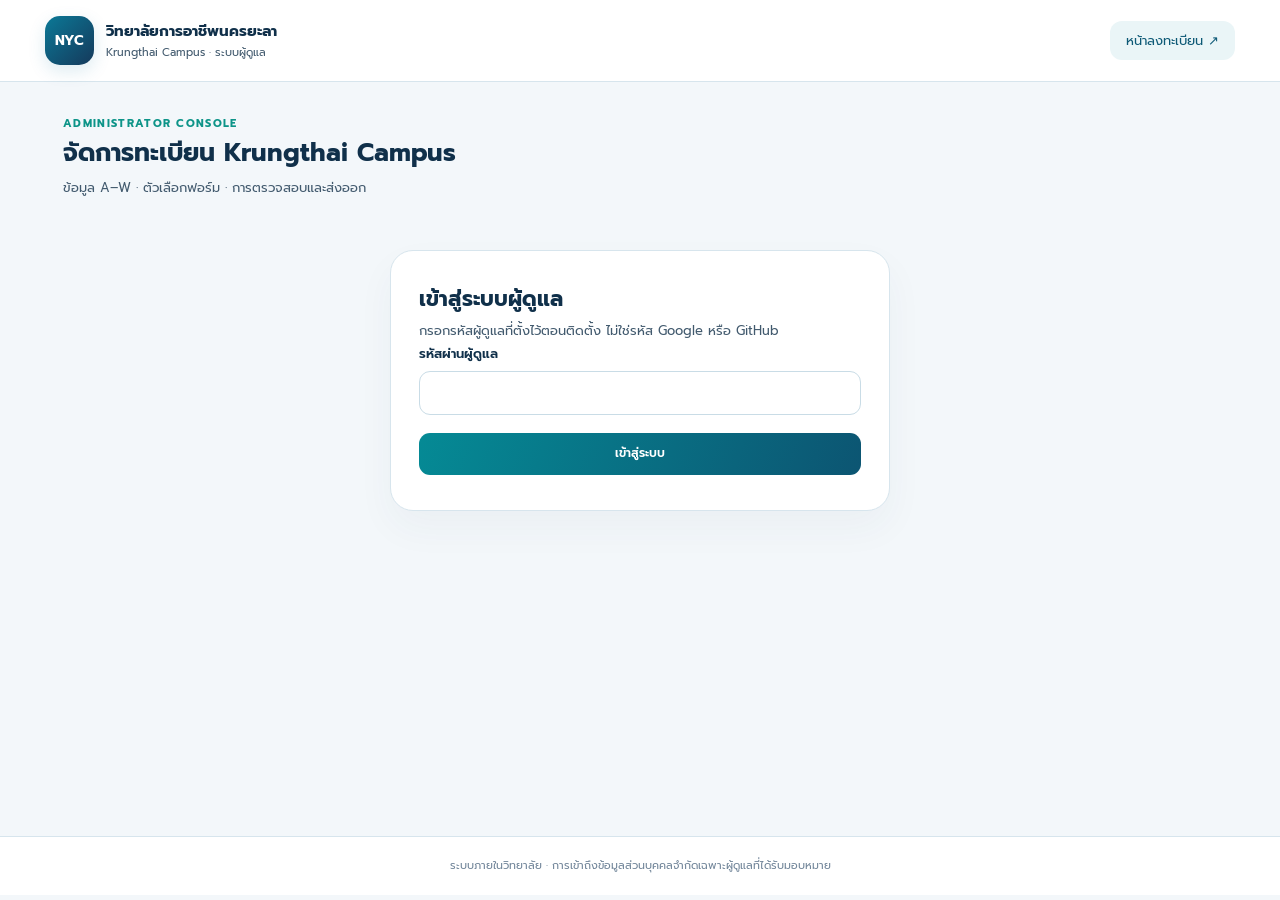
<file: site/admin.html>
<!doctype html><html lang="th"><head><meta charset="UTF-8"><meta name="viewport" content="width=device-width,initial-scale=1"><meta name="theme-color" content="#075985"><title>ผู้ดูแล · NYC Krungthai Campus Registration</title><link rel="preconnect" href="https://fonts.googleapis.com"><link rel="preconnect" href="https://fonts.gstatic.com" crossorigin><link href="https://fonts.googleapis.com/css2?family=Prompt:wght@300;400;500;600;700&display=swap" rel="stylesheet"><link rel="stylesheet" href="style.css"><script defer src="config.js"></script><script defer src="xlsx-lite.js"></script><script defer src="admin.js"></script></head><body><header class="top"><a class="brand" href="index.html"><span class="mark">NYC</span><span><strong>วิทยาลัยการอาชีพนครยะลา</strong><small>Krungthai Campus · ระบบผู้ดูแล</small></span></a><a href="index.html" class="admin-link">หน้าลงทะเบียน ↗</a></header><main class="container admin-main"><div class="admin-title"><div><p class="overline">ADMINISTRATOR CONSOLE</p><h1>จัดการทะเบียน Krungthai Campus</h1><p class="muted">ข้อมูล A–W · ตัวเลือกฟอร์ม · การตรวจสอบและส่งออก</p></div></div>
<section id="login" class="panel login-panel"><h2>เข้าสู่ระบบผู้ดูแล</h2><p class="muted">กรอกรหัสผู้ดูแลที่ตั้งไว้ตอนติดตั้ง ไม่ใช่รหัส Google หรือ GitHub</p><form id="login-form"><label>รหัสผ่านผู้ดูแล<input type="password" name="password" autocomplete="current-password" required minlength="12"/></label><button class="btn primary" type="submit">เข้าสู่ระบบ</button><p class="form-message" id="login-msg"></p></form></section>
<div id="app" hidden><div class="tabbar" role="tablist"><button class="tab active" data-tab="overview">ภาพรวม</button><button class="tab" data-tab="users">จัดการรายชื่อ</button><button class="tab" data-tab="import">นำเข้า Excel</button><button class="tab" data-tab="options">จัดการตัวเลือก</button><button class="tab" data-tab="settings">ตั้งค่าระบบ</button><button class="tab" data-tab="export">ส่งออกธนาคาร</button><button id="logout" class="tab ghost">ออกจากระบบ</button></div>
<section class="panel pane active" id="pane-overview"><div class="heading-row"><div><h2>ภาพรวมทะเบียนผู้ใช้งาน</h2><p class="muted">สรุปผลจาก Google Sheets</p></div><button class="btn secondary" id="reload-stats">รีเฟรช</button></div><p id="stats-status" class="hint" role="status" aria-live="polite"></p><div id="stats" class="stats-grid"></div><div class="two"><div><h3>แยกตามประเภทผู้ใช้</h3><div id="types" class="stat-list"></div></div><div><h3>แยกตามระดับการศึกษา</h3><div id="degrees" class="stat-list"></div></div></div></section>
<section class="panel pane" id="pane-users"><div class="heading-row"><div><h2>ค้นหาและแก้ไขทะเบียน A–W</h2><p class="muted">แก้ไขข้อมูลผู้ใช้ได้ทุกคอลัมน์ ยกเว้น ID และรหัสวิทยาเขต</p></div><button class="btn secondary" id="refresh-users">โหลดรายชื่อ</button></div><div class="search-row"><input id="query" placeholder="ค้นหาเลขประจำตัว ชื่อ หรืออีเมล"/><button class="btn secondary" id="search-users">ค้นหา</button></div><div id="users-result" class="table-scroll"></div><div class="paginate"><button class="btn secondary" id="prev-users">ก่อนหน้า</button><span id="user-page"></span><button class="btn secondary" id="next-users">ถัดไป</button></div><div class="edit-box" id="user-editor" hidden><h3>แก้ไขข้อมูลผู้ใช้ — <span id="editing-id"></span></h3><div id="editor-fields" class="edit-grid"></div><button id="save-user" class="btn primary">บันทึกข้อมูลผู้ใช้</button><p class="form-message" id="edit-message"></p></div></section>
<section class="panel pane" id="pane-import"><h2>นำเข้าข้อมูลเดิมจาก Excel</h2><p class="muted">รองรับไฟล์ .xlsx หรือ .csv ตามแม่แบบธนาคาร 23 คอลัมน์ A–W</p><div class="notice warn">ควรทดลองด้วยข้อมูลสมมติก่อนนำเข้าจริง ตรวจสอบเลข 0 นำหน้า วันที่ และข้อมูลส่วนบุคคลอย่างระมัดระวัง ระบบไม่ส่งไฟล์ไป GitHub</div><label>เลือกไฟล์ Excel/CSV<input type="file" id="file" accept=".xlsx,.csv"/></label><div id="import-preview" class="preview-line">ยังไม่ได้เลือกไฟล์</div><button id="import-btn" class="btn primary" disabled>นำเข้าข้อมูลที่ตรวจสอบแล้ว</button><p id="import-msg" class="form-message" role="status" aria-live="polite"></p><button type="button" class="btn secondary" id="import-report" hidden>ดาวน์โหลดรายงานข้อผิดพลาด CSV</button></section>
<section class="panel pane" id="pane-options"><div class="heading-row"><div><h2>จัดการ Select Box ทั้งหมด</h2><p class="muted">เพิ่ม/แก้ไข/ปิดการใช้งาน/เรียงลำดับ และกำหนดรหัสคณะ–สาขา–หลักสูตรจากธนาคาร</p></div><button class="btn secondary" id="reload-options">โหลดข้อมูล</button></div><label>เลือกหมวด<select id="option-category"><option value="prefix">คำนำหน้าชื่อ</option><option value="gender">เพศ</option><option value="role">ประเภทผู้ใช้</option><option value="degree">ระดับการศึกษา</option><option value="studyYear">ชั้นปี</option><option value="currentLevel">ระดับการศึกษาปัจจุบัน</option><option value="department">สาขาวิชา</option><option value="nationality">สัญชาติ</option></select></label><div id="option-list" class="table-scroll"></div><h3>เพิ่มหรือแก้ไขตัวเลือก</h3><form id="option-form"><div class="two"><label>รหัสที่บันทึกในฐานข้อมูล<input name="code" id="opt-code" required placeholder="เช่น DIPLOMA"/></label><label>ชื่อแสดงภาษาไทย<input name="labelTh" required/></label><label>ชื่อแสดงภาษาอังกฤษ<input name="labelEn" required/></label><label>ลำดับ<input name="sort" type="number" value="100"/></label><label>กลุ่มผู้ใช้<select name="audience"><option value="all">ทุกกลุ่ม</option><option value="student">นักเรียน/นักศึกษา</option><option value="staff">ครู/บุคลากร</option></select></label><label>รหัสคณะ Q (สำหรับสาขาวิชา)<input name="facultyId" placeholder="กำหนดจากธนาคาร"/></label><label>รหัสสาขา R (สำหรับสาขาวิชา)<input name="departmentId" placeholder="กำหนดจากธนาคาร"/></label><label>รหัสหลักสูตร S (สำหรับสาขาวิชา)<input name="curriculumId" placeholder="กำหนดจากธนาคาร"/></label></div><label class="check"><input type="checkbox" name="enabled" checked/><span>เปิดใช้งานตัวเลือกนี้</span></label><button class="btn primary" type="submit">บันทึกตัวเลือก</button><p id="option-msg" class="form-message"></p></form></section>
<section class="panel pane" id="pane-settings"><h2>ตั้งค่าระบบลงทะเบียน</h2><form id="settings-form"><label class="check"><input type="checkbox" name="registrationOpen"/><span>เปิดรับลงทะเบียนสำหรับผู้ใช้งาน</span></label><label>ชื่อวิทยาลัย<input name="collegeName"/></label><label>รหัสคณะ Q ค่าเริ่มต้น<input name="defaultFacultyId" placeholder="ต้องใช้รหัสที่ได้รับยืนยันจากธนาคาร"/></label><label>ผู้ติดต่อเรื่องข้อมูลส่วนบุคคล<input name="privacyContact"/></label><label>ประกาศการจัดเก็บและใช้ข้อมูล<textarea name="privacyNotice" rows="5"></textarea></label><label class="check"><input type="checkbox" name="bankExportEnabled"/><span>อนุญาตให้จัดเตรียมไฟล์ข้อมูลสำหรับธนาคาร (ต้องตรวจความยินยอมและเงื่อนไขแล้ว)</span></label><button type="submit" class="btn primary">บันทึกการตั้งค่า</button><p class="form-message" id="settings-msg"></p></form></section>
<section class="panel pane" id="pane-export"><h2>ส่งออกไฟล์ตามแม่แบบ Krungthai Campus A–W</h2><div class="notice warn">ก่อนส่งออก โปรดตรวจข้อมูลส่วนบุคคล หลักฐานความยินยอม และรหัส Q–S ของธนาคาร ระบบไม่ได้ส่งข้อมูลไปยังธนาคารโดยอัตโนมัติ</div><button id="export-btn" class="btn primary">ตรวจสอบและดาวน์โหลด CSV UTF-8</button><p id="export-msg" class="form-message"></p><div id="exclusions" role="status" aria-live="polite"></div><button type="button" class="btn secondary" id="export-report" hidden>ดาวน์โหลดรายงานรายการที่ไม่ผ่าน CSV</button></section>
</div></main><footer>ระบบภายในวิทยาลัย · การเข้าถึงข้อมูลส่วนบุคคลจำกัดเฉพาะผู้ดูแลที่ได้รับมอบหมาย</footer></body></html>
</file>
<file: docs/style.css>
:root{--ink:#10304a;--blue:#0d5976;--blue-2:#087fa0;--teal:#0d9488;--sky:#61d6ef;--edge:#d7e5ed;--muted:#64798b;--wash:#f3f7fa;--danger:#b42336;--dark:#09273d}*{box-sizing:border-box}html{scroll-behavior:smooth}body{margin:0;background:var(--wash);font-family:'Prompt',sans-serif;color:var(--ink);font-size:14px;line-height:1.65}button,input,select,textarea{font:inherit}a{color:inherit;text-decoration:none}button{cursor:pointer}button:disabled{opacity:.52;cursor:not-allowed}[hidden]{display:none!important}.top{height:82px;display:flex;align-items:center;justify-content:space-between;background:white;padding:0 max(22px,calc((100vw - 1190px)/2));border-bottom:1px solid var(--edge)}.brand{display:flex;align-items:center;gap:12px}.brand strong,.brand small{display:block}.brand strong{font-size:15px}.brand small{font-size:11px;color:var(--muted)}.mark{width:49px;height:49px;display:grid;place-items:center;background:linear-gradient(135deg,#0b7997,#15395b);border-radius:15px;color:white;font-weight:700;box-shadow:0 6px 18px #0d6f9a24}.admin-link{font-size:13px;color:var(--blue);background:#eaf5f7;padding:9px 16px;border-radius:12px}.container{max-width:1190px;margin:0 auto;padding:30px 18px 60px}.hero{position:relative;display:grid;grid-template-columns:1.6fr .6fr;background:linear-gradient(122deg,#0c2b44 5%,#0b5470 65%,#0e8b9e);border-radius:25px;overflow:hidden;color:white;min-height:290px;padding:36px 44px;align-items:center}.hero::after{content:'';position:absolute;width:450px;height:450px;border:1px solid #ffffff19;border-radius:50%;right:-110px;top:-90px;box-shadow:0 0 0 45px #ffffff06,0 0 0 95px #ffffff06}.hero>div{position:relative;z-index:1}.eyebrow,.overline{font-size:11px;font-weight:700;letter-spacing:.12em;color:#70edfc}.hero h1{font-size:clamp(29px,4vw,47px);line-height:1.3;margin:11px 0 12px;letter-spacing:-.03em}.hero em{font-style:normal;color:#85f3f0}.hero p{max-width:660px;color:#dbf1f6;margin:0}.features{display:flex;gap:9px;flex-wrap:wrap;margin-top:21px}.features span{border:1px solid #ffffff42;border-radius:99px;padding:5px 12px;background:#ffffff10;font-size:12px}.hero-side{display:grid;place-items:center}.phone{transform:rotate(9deg);height:235px;width:155px;background:#fff;border:8px solid #12324c;border-radius:26px;box-shadow:14px 18px 22px #041b2d77;padding:17px 11px;color:#0a6585}.phone-head{font-size:13px;font-weight:700}.phone-row{height:10px;border-radius:10px;background:#d5e9f2;margin:18px 0 0}.phone-row.short{width:70%;margin-top:8px}.phone-grid{display:grid;grid-template-columns:1fr 1fr;gap:11px;margin-top:20px}.phone-grid i{display:block;height:28px;background:#def2f2;border-radius:9px}.phone-bar{height:15px;background:#1da6b7;border-radius:8px;margin-top:16px}.body-grid{display:grid;grid-template-columns:minmax(0,1fr) 275px;gap:22px;align-items:start;margin-top:22px}.panel,.side-card{background:white;border:1px solid var(--edge);border-radius:23px;box-shadow:0 17px 38px #2740540b}.panel{padding:30px 34px}.panel-head{display:flex;justify-content:space-between;align-items:start;gap:15px;padding-bottom:12px}.panel-head h2,.panel h2{font-size:21px;margin:3px 0}.overline{color:var(--teal);margin:0}.muted{color:var(--muted);font-size:12px;margin:3px 0 0}.pill{font-size:11px;border-radius:20px;padding:8px 12px;color:#8b5623;background:#fff5e4;white-space:nowrap}.pill.open{color:#08735f;background:#e4f8f1}.side-card{padding:20px 21px;margin-bottom:14px}.side-card h3{margin:7px 0;font-size:14px}.side-card p{font-size:12px;color:var(--muted);margin:0}.number{width:39px;height:39px;background:#e4f6f5;color:#087c84;border-radius:13px;display:grid;place-items:center;font-weight:700}.notice{border:1px solid;border-radius:12px;padding:12px 15px;margin:12px 0 18px;font-size:12px}.notice.warn{background:#fffaee;border-color:#f6d9a7;color:#805522}.notice.ok{background:#e5fbf1;border-color:#a6e0c5;color:#126343}fieldset{margin:21px 0 0;padding:18px 0 8px;border:0;border-top:1px solid var(--edge)}legend{font-size:15px;font-weight:600;padding:0 10px 0 0}label{display:block;font-size:12px;font-weight:600;line-height:1.7}input:not([type=checkbox]):not([type=file]),select,textarea{display:block;width:100%;height:44px;padding:10px 12px;border:1px solid #c9dce6;border-radius:11px;background:#fff;color:var(--ink);outline:none;margin-top:6px;transition:.15s}textarea{height:auto;min-height:110px;resize:vertical}input:focus,select:focus,textarea:focus{border-color:#0aa1ac;box-shadow:0 0 0 3px #00a5ba18}input[type=file]{width:100%;border:1px dashed #b4d7e0;border-radius:11px;background:#f6fbfc;padding:15px;margin-top:8px}.two{display:grid;grid-template-columns:1fr 1fr;gap:15px 17px}.three{display:grid;grid-template-columns:1fr 1.4fr 1.2fr;gap:12px}.sub-title{font-weight:600;font-size:12px;margin:16px 0 5px}.hint{font-size:11px;color:var(--muted);margin:9px 0}.otp-row{display:flex;gap:14px;align-items:end;margin-top:13px}.otp-label{flex:1}.otp-row .btn{height:44px;white-space:nowrap}.privacy{background:#f1f7f9;border:1px solid #d8e9ee;border-radius:13px;padding:14px 16px;margin:18px 0}.privacy strong{font-size:12px}.privacy p{font-size:12px;margin:6px 0}.privacy small{color:var(--muted)}.check{display:flex;gap:10px;align-items:start;font-weight:400;font-size:12px;margin:11px 0}.check input{margin-top:5px;accent-color:var(--teal);flex-shrink:0}.actions{padding-top:20px;display:flex;align-items:center;gap:15px;flex-wrap:wrap}.btn{border:0;border-radius:11px;font-weight:600;padding:10px 18px;font-size:12px;min-height:42px}.btn.primary{background:linear-gradient(110deg,#058a95,#0c5572);color:white}.btn.secondary{background:#eaf3f6;color:#165270}.btn.danger{background:#fde8ec;color:#b42336}.btn.small{padding:6px 10px;min-height:32px}.form-message{font-size:12px;margin:7px 0;color:var(--muted)}.form-message.bad{color:var(--danger)}.form-message.ok{color:#067a62}footer{text-align:center;font-size:11px;color:#72869a;background:white;border-top:1px solid var(--edge);padding:20px}.admin-main{min-height:calc(100vh - 146px)}.admin-title{margin:3px 0 19px}.admin-title h1{margin:0;font-size:25px}.login-panel{max-width:500px;margin:50px auto;padding:28px}.login-panel .btn{margin-top:18px;width:100%}.tabbar{display:flex;flex-wrap:wrap;gap:9px;margin-bottom:16px}.tab{border:1px solid #d2e3ec;background:white;border-radius:11px;padding:9px 14px;color:var(--blue);font-size:12px;font-weight:600}.tab.active{background:var(--blue);color:white;border-color:var(--blue)}.tab.ghost{margin-left:auto}.pane{display:none}.pane.active{display:block}.heading-row{display:flex;justify-content:space-between;gap:12px;align-items:start;margin-bottom:15px}.stats-grid{display:grid;grid-template-columns:repeat(4,1fr);gap:12px;margin:18px 0}.stat-card{border:1px solid var(--edge);background:#f8fbfd;padding:15px 17px;border-radius:15px}.stat-card small{display:block;color:var(--muted)}.stat-card strong{display:block;color:#05536c;font-size:27px;margin-top:8px}.stat-list{border:1px solid var(--edge);border-radius:13px;padding:12px}.stat-list div{display:flex;justify-content:space-between;gap:12px;padding:6px;border-bottom:1px solid #eff3f6}.stat-list div:last-child{border-bottom:0}.table-scroll{width:100%;overflow-x:auto;border:1px solid var(--edge);border-radius:13px;margin:14px 0}.data-table{width:100%;border-collapse:collapse;font-size:12px;min-width:650px}.data-table th{background:#e8f3f7;text-align:left;color:#24465b}.data-table th,.data-table td{padding:10px 12px;border-bottom:1px solid #edf2f5;white-space:nowrap}.data-table td:last-child{text-align:right}.search-row{display:flex;gap:9px}.search-row input{flex:1;margin:0}.paginate{display:flex;align-items:center;gap:10px}.paginate span{font-size:12px}.edit-box{margin-top:24px;padding:18px;border:1px solid var(--edge);border-radius:14px;background:#f9fcfd}.edit-grid{display:grid;grid-template-columns:repeat(3,minmax(0,1fr));gap:13px;margin:15px 0}.edit-grid label{overflow-wrap:anywhere}.preview-line{padding:13px;color:var(--blue);background:#f1f7f8;margin:16px 0;border-radius:10px}.admin-main .pane>form{max-width:960px}.admin-main #settings-form>label{margin:13px 0}.admin-main #option-form>label{margin:13px 0}.admin-main #option-category{max-width:480px}@media(max-width:850px){.body-grid{grid-template-columns:1fr}.sidebar{display:grid;grid-template-columns:repeat(3,1fr);gap:10px}.side-card{margin:0}.hero{padding:28px}.stats-grid{grid-template-columns:repeat(2,1fr)}}@media(max-width:590px){.top{height:73px;padding:0 13px}.brand strong{font-size:12px}.brand small{font-size:9px}.mark{width:40px;height:40px;border-radius:12px}.admin-link{font-size:10px;padding:7px 8px}.container{padding:14px 12px 35px}.hero{grid-template-columns:1fr;padding:24px;border-radius:18px;min-height:0}.hero-side{display:none}.hero h1{font-size:27px}.features{gap:6px}.features span{font-size:10px}.panel{padding:20px 16px;border-radius:17px}.two,.three{grid-template-columns:1fr}.sidebar{grid-template-columns:1fr}.side-card{padding:14px}.panel-head{flex-direction:column}.otp-row{flex-direction:column;align-items:stretch}.otp-label{width:100%}.stats-grid{grid-template-columns:1fr 1fr}.stats-grid .stat-card{padding:13px}.edit-grid{grid-template-columns:1fr}.tab{padding:8px 10px}.heading-row{flex-direction:column}}

/* Accessibility and mobile usability – V4 review patch */
:root {--muted:#425a6e}
.muted,.hint,.side-card p,.privacy p,.privacy small {font-size:13px;line-height:1.75;color:#425a6e}
label {font-size:13px}
:focus-visible {outline:3px solid #087ea4!important;outline-offset:3px}
.success-panel {background:#e9faf2;border-color:#65bc94;color:#114b37;padding:22px 25px;margin:18px 0 26px}
.success-panel h2 {margin:0 0 8px}
.field-error {color:#a31b30;font-size:12px;margin:5px 0 0;display:block}
[aria-invalid="true"] {border-color:#ae273c!important;box-shadow:0 0 0 2px #ae273c22!important}
.btn[aria-busy="true"] {cursor:progress}
#otp-timer:not(:empty){font-weight:600;color:#105d77}
.two > *, .three > *, .otp-row > *, .body-grid > * {min-width:0}
.environment-badge{display:inline-flex;align-items:center;justify-content:center;background:#f59e0b;color:#3c2600;border:2px solid #8a5200;border-radius:999px;padding:4px 11px;font-size:11px;font-weight:800;letter-spacing:.12em;box-shadow:0 2px 8px #7a4a0022}
.top{position:relative}
.student-education{margin-top:15px}
.education-group{max-width:720px;margin-top:12px;padding:14px 16px;border:1px solid var(--edge);border-radius:14px;background:#fbfdfe}.education-group h3{font-size:13px;margin:0 0 11px;color:var(--blue)}
.identity-flow{grid-template-columns:minmax(0,720px);align-items:start}
#identity-section .hint{max-width:720px}
.otp-instructions{display:flex;gap:10px;align-items:center;flex-wrap:wrap;background:#eef8fa;border:1px solid #c7e4e9;border-radius:13px;padding:12px 14px;margin:0 0 14px;color:#244e62}
.otp-instructions strong{margin-right:4px}
.otp-instructions span{display:flex;align-items:center;gap:6px;font-size:12px}
.otp-instructions b{display:grid;place-items:center;width:24px;height:24px;border-radius:50%;background:#0d7188;color:#fff;font-size:11px}
.locked-setting{background:#fff8e8;border:1px solid #e7c978;border-radius:13px;padding:10px 14px;margin:13px 0}
.locked-setting .check{font-weight:600;margin:0}
.locked-setting .hint{margin:5px 0 0 26px;color:#654d18}
input:disabled,select:disabled{background:#eef3f5;color:#607381}
.password-field{display:grid;grid-template-columns:minmax(0,1fr) auto;gap:8px;align-items:end}.password-field .password-toggle{height:44px;margin:6px 0 0}.login-panel form>label{margin-top:13px}.admin-session{display:flex;align-items:center;justify-content:flex-end;gap:10px;margin-bottom:12px}.admin-session #menu-toggle{display:none}.button-row{display:flex;gap:9px;align-items:center;flex-wrap:wrap}.visually-hidden{position:absolute!important;width:1px;height:1px;padding:0;margin:-1px;overflow:hidden;clip:rect(0,0,0,0);white-space:nowrap;border:0}.history-list{margin-top:12px;border-left:3px solid #9bcbd5;padding-left:12px}.history-list p{margin:5px 0;color:var(--muted);font-size:12px}.data-table td:nth-last-child(2){white-space:normal;min-width:180px}.data-table button{white-space:nowrap}#option-levels{min-height:110px}.pane#pane-security form{max-width:600px}.pane#pane-security label{margin:13px 0}.pane#pane-security .btn{margin-top:8px}#export-summary{max-width:720px}.tab[hidden]{display:none!important}
@media(max-width:590px){.hero{padding:18px 18px 20px}.hero h1{font-size:24px;margin:5px 0}.hero p{font-size:12px}.features{margin-top:11px}.features span{font-size:11px}.container{padding-top:10px}.body-grid{margin-top:12px}.panel{padding:18px 15px}.otp-row .btn{width:100%}.top{gap:8px}.brand{min-width:0}.brand strong{overflow-wrap:anywhere}.admin-link{flex:none}}
@media(max-width:590px){.environment-badge{position:absolute;top:64px;left:50%;transform:translateX(-50%);z-index:3}.otp-instructions{align-items:flex-start;flex-direction:column}.otp-instructions strong{width:100%}.locked-setting .hint{margin-left:0}.btn,input:not([type=checkbox]):not([type=file]),select{min-height:44px}.admin-session{justify-content:space-between;align-items:center}.admin-session #menu-toggle{display:inline-flex}.tabbar{display:none;flex-direction:column;align-items:stretch}.tabbar.mobile-open{display:flex}.tabbar .tab{width:100%;text-align:left}.tabbar .tab.ghost{margin-left:0}.button-row>.btn{flex:1}.password-field{grid-template-columns:1fr}.password-field .password-toggle{margin-top:0}.search-row{flex-direction:column}.search-row .btn{width:100%}}
@media(prefers-reduced-motion:reduce){*,*::before,*::after{scroll-behavior:auto!important;transition-duration:.01ms!important;animation-duration:.01ms!important;animation-iteration-count:1!important}.phone{transform:none}}
</file>
<file: site/style.css>
:root{--ink:#10304a;--blue:#0d5976;--blue-2:#087fa0;--teal:#0d9488;--sky:#61d6ef;--edge:#d7e5ed;--muted:#64798b;--wash:#f3f7fa;--danger:#b42336;--dark:#09273d}*{box-sizing:border-box}html{scroll-behavior:smooth}body{margin:0;background:var(--wash);font-family:'Prompt',sans-serif;color:var(--ink);font-size:14px;line-height:1.65}button,input,select,textarea{font:inherit}a{color:inherit;text-decoration:none}button{cursor:pointer}button:disabled{opacity:.52;cursor:not-allowed}[hidden]{display:none!important}.top{height:82px;display:flex;align-items:center;justify-content:space-between;background:white;padding:0 max(22px,calc((100vw - 1190px)/2));border-bottom:1px solid var(--edge)}.brand{display:flex;align-items:center;gap:12px}.brand strong,.brand small{display:block}.brand strong{font-size:15px}.brand small{font-size:11px;color:var(--muted)}.mark{width:49px;height:49px;display:grid;place-items:center;background:linear-gradient(135deg,#0b7997,#15395b);border-radius:15px;color:white;font-weight:700;box-shadow:0 6px 18px #0d6f9a24}.admin-link{font-size:13px;color:var(--blue);background:#eaf5f7;padding:9px 16px;border-radius:12px}.container{max-width:1190px;margin:0 auto;padding:30px 18px 60px}.hero{position:relative;display:grid;grid-template-columns:1.6fr .6fr;background:linear-gradient(122deg,#0c2b44 5%,#0b5470 65%,#0e8b9e);border-radius:25px;overflow:hidden;color:white;min-height:290px;padding:36px 44px;align-items:center}.hero::after{content:'';position:absolute;width:450px;height:450px;border:1px solid #ffffff19;border-radius:50%;right:-110px;top:-90px;box-shadow:0 0 0 45px #ffffff06,0 0 0 95px #ffffff06}.hero>div{position:relative;z-index:1}.eyebrow,.overline{font-size:11px;font-weight:700;letter-spacing:.12em;color:#70edfc}.hero h1{font-size:clamp(29px,4vw,47px);line-height:1.3;margin:11px 0 12px;letter-spacing:-.03em}.hero em{font-style:normal;color:#85f3f0}.hero p{max-width:660px;color:#dbf1f6;margin:0}.features{display:flex;gap:9px;flex-wrap:wrap;margin-top:21px}.features span{border:1px solid #ffffff42;border-radius:99px;padding:5px 12px;background:#ffffff10;font-size:12px}.hero-side{display:grid;place-items:center}.phone{transform:rotate(9deg);height:235px;width:155px;background:#fff;border:8px solid #12324c;border-radius:26px;box-shadow:14px 18px 22px #041b2d77;padding:17px 11px;color:#0a6585}.phone-head{font-size:13px;font-weight:700}.phone-row{height:10px;border-radius:10px;background:#d5e9f2;margin:18px 0 0}.phone-row.short{width:70%;margin-top:8px}.phone-grid{display:grid;grid-template-columns:1fr 1fr;gap:11px;margin-top:20px}.phone-grid i{display:block;height:28px;background:#def2f2;border-radius:9px}.phone-bar{height:15px;background:#1da6b7;border-radius:8px;margin-top:16px}.body-grid{display:grid;grid-template-columns:minmax(0,1fr) 275px;gap:22px;align-items:start;margin-top:22px}.panel,.side-card{background:white;border:1px solid var(--edge);border-radius:23px;box-shadow:0 17px 38px #2740540b}.panel{padding:30px 34px}.panel-head{display:flex;justify-content:space-between;align-items:start;gap:15px;padding-bottom:12px}.panel-head h2,.panel h2{font-size:21px;margin:3px 0}.overline{color:var(--teal);margin:0}.muted{color:var(--muted);font-size:12px;margin:3px 0 0}.pill{font-size:11px;border-radius:20px;padding:8px 12px;color:#8b5623;background:#fff5e4;white-space:nowrap}.pill.open{color:#08735f;background:#e4f8f1}.side-card{padding:20px 21px;margin-bottom:14px}.side-card h3{margin:7px 0;font-size:14px}.side-card p{font-size:12px;color:var(--muted);margin:0}.number{width:39px;height:39px;background:#e4f6f5;color:#087c84;border-radius:13px;display:grid;place-items:center;font-weight:700}.notice{border:1px solid;border-radius:12px;padding:12px 15px;margin:12px 0 18px;font-size:12px}.notice.warn{background:#fffaee;border-color:#f6d9a7;color:#805522}.notice.ok{background:#e5fbf1;border-color:#a6e0c5;color:#126343}fieldset{margin:21px 0 0;padding:18px 0 8px;border:0;border-top:1px solid var(--edge)}legend{font-size:15px;font-weight:600;padding:0 10px 0 0}label{display:block;font-size:12px;font-weight:600;line-height:1.7}input:not([type=checkbox]):not([type=file]),select,textarea{display:block;width:100%;height:44px;padding:10px 12px;border:1px solid #c9dce6;border-radius:11px;background:#fff;color:var(--ink);outline:none;margin-top:6px;transition:.15s}textarea{height:auto;min-height:110px;resize:vertical}input:focus,select:focus,textarea:focus{border-color:#0aa1ac;box-shadow:0 0 0 3px #00a5ba18}input[type=file]{width:100%;border:1px dashed #b4d7e0;border-radius:11px;background:#f6fbfc;padding:15px;margin-top:8px}.two{display:grid;grid-template-columns:1fr 1fr;gap:15px 17px}.three{display:grid;grid-template-columns:1fr 1.4fr 1.2fr;gap:12px}.sub-title{font-weight:600;font-size:12px;margin:16px 0 5px}.hint{font-size:11px;color:var(--muted);margin:9px 0}.otp-row{display:flex;gap:14px;align-items:end;margin-top:13px}.otp-label{flex:1}.otp-row .btn{height:44px;white-space:nowrap}.privacy{background:#f1f7f9;border:1px solid #d8e9ee;border-radius:13px;padding:14px 16px;margin:18px 0}.privacy strong{font-size:12px}.privacy p{font-size:12px;margin:6px 0}.privacy small{color:var(--muted)}.check{display:flex;gap:10px;align-items:start;font-weight:400;font-size:12px;margin:11px 0}.check input{margin-top:5px;accent-color:var(--teal);flex-shrink:0}.actions{padding-top:20px;display:flex;align-items:center;gap:15px;flex-wrap:wrap}.btn{border:0;border-radius:11px;font-weight:600;padding:10px 18px;font-size:12px;min-height:42px}.btn.primary{background:linear-gradient(110deg,#058a95,#0c5572);color:white}.btn.secondary{background:#eaf3f6;color:#165270}.btn.danger{background:#fde8ec;color:#b42336}.btn.small{padding:6px 10px;min-height:32px}.form-message{font-size:12px;margin:7px 0;color:var(--muted)}.form-message.bad{color:var(--danger)}.form-message.ok{color:#067a62}footer{text-align:center;font-size:11px;color:#72869a;background:white;border-top:1px solid var(--edge);padding:20px}.admin-main{min-height:calc(100vh - 146px)}.admin-title{margin:3px 0 19px}.admin-title h1{margin:0;font-size:25px}.login-panel{max-width:500px;margin:50px auto;padding:28px}.login-panel .btn{margin-top:18px;width:100%}.tabbar{display:flex;flex-wrap:wrap;gap:9px;margin-bottom:16px}.tab{border:1px solid #d2e3ec;background:white;border-radius:11px;padding:9px 14px;color:var(--blue);font-size:12px;font-weight:600}.tab.active{background:var(--blue);color:white;border-color:var(--blue)}.tab.ghost{margin-left:auto}.pane{display:none}.pane.active{display:block}.heading-row{display:flex;justify-content:space-between;gap:12px;align-items:start;margin-bottom:15px}.stats-grid{display:grid;grid-template-columns:repeat(4,1fr);gap:12px;margin:18px 0}.stat-card{border:1px solid var(--edge);background:#f8fbfd;padding:15px 17px;border-radius:15px}.stat-card small{display:block;color:var(--muted)}.stat-card strong{display:block;color:#05536c;font-size:27px;margin-top:8px}.stat-list{border:1px solid var(--edge);border-radius:13px;padding:12px}.stat-list div{display:flex;justify-content:space-between;gap:12px;padding:6px;border-bottom:1px solid #eff3f6}.stat-list div:last-child{border-bottom:0}.table-scroll{width:100%;overflow-x:auto;border:1px solid var(--edge);border-radius:13px;margin:14px 0}.data-table{width:100%;border-collapse:collapse;font-size:12px;min-width:650px}.data-table th{background:#e8f3f7;text-align:left;color:#24465b}.data-table th,.data-table td{padding:10px 12px;border-bottom:1px solid #edf2f5;white-space:nowrap}.data-table td:last-child{text-align:right}.search-row{display:flex;gap:9px}.search-row input{flex:1;margin:0}.paginate{display:flex;align-items:center;gap:10px}.paginate span{font-size:12px}.edit-box{margin-top:24px;padding:18px;border:1px solid var(--edge);border-radius:14px;background:#f9fcfd}.edit-grid{display:grid;grid-template-columns:repeat(3,minmax(0,1fr));gap:13px;margin:15px 0}.edit-grid label{overflow-wrap:anywhere}.preview-line{padding:13px;color:var(--blue);background:#f1f7f8;margin:16px 0;border-radius:10px}.admin-main .pane>form{max-width:960px}.admin-main #settings-form>label{margin:13px 0}.admin-main #option-form>label{margin:13px 0}.admin-main #option-category{max-width:480px}@media(max-width:850px){.body-grid{grid-template-columns:1fr}.sidebar{display:grid;grid-template-columns:repeat(3,1fr);gap:10px}.side-card{margin:0}.hero{padding:28px}.stats-grid{grid-template-columns:repeat(2,1fr)}}@media(max-width:590px){.top{height:73px;padding:0 13px}.brand strong{font-size:12px}.brand small{font-size:9px}.mark{width:40px;height:40px;border-radius:12px}.admin-link{font-size:10px;padding:7px 8px}.container{padding:14px 12px 35px}.hero{grid-template-columns:1fr;padding:24px;border-radius:18px;min-height:0}.hero-side{display:none}.hero h1{font-size:27px}.features{gap:6px}.features span{font-size:10px}.panel{padding:20px 16px;border-radius:17px}.two,.three{grid-template-columns:1fr}.sidebar{grid-template-columns:1fr}.side-card{padding:14px}.panel-head{flex-direction:column}.otp-row{flex-direction:column;align-items:stretch}.otp-label{width:100%}.stats-grid{grid-template-columns:1fr 1fr}.stats-grid .stat-card{padding:13px}.edit-grid{grid-template-columns:1fr}.tab{padding:8px 10px}.heading-row{flex-direction:column}}

/* Accessibility and mobile usability – V4 review patch */
:root {--muted:#425a6e}
.muted,.hint,.side-card p,.privacy p,.privacy small {font-size:13px;line-height:1.75;color:#425a6e}
label {font-size:13px}
:focus-visible {outline:3px solid #087ea4!important;outline-offset:3px}
.success-panel {background:#e9faf2;border-color:#65bc94;color:#114b37;padding:22px 25px;margin:18px 0 26px}
.success-panel h2 {margin:0 0 8px}
.field-error {color:#a31b30;font-size:12px;margin:5px 0 0;display:block}
[aria-invalid="true"] {border-color:#ae273c!important;box-shadow:0 0 0 2px #ae273c22!important}
.btn[aria-busy="true"] {cursor:progress}
#otp-timer:not(:empty){font-weight:600;color:#105d77}
.two > *, .three > *, .otp-row > *, .body-grid > * {min-width:0}
@media(max-width:590px){.hero{padding:18px 18px 20px}.hero h1{font-size:24px;margin:5px 0}.hero p{font-size:12px}.features{margin-top:11px}.features span{font-size:11px}.container{padding-top:10px}.body-grid{margin-top:12px}.panel{padding:18px 15px}.otp-row .btn{width:100%}.top{gap:8px}.brand{min-width:0}.brand strong{overflow-wrap:anywhere}.admin-link{flex:none}}
@media(prefers-reduced-motion:reduce){*,*::before,*::after{scroll-behavior:auto!important;transition-duration:.01ms!important;animation-duration:.01ms!important;animation-iteration-count:1!important}.phone{transform:none}}
</file>
